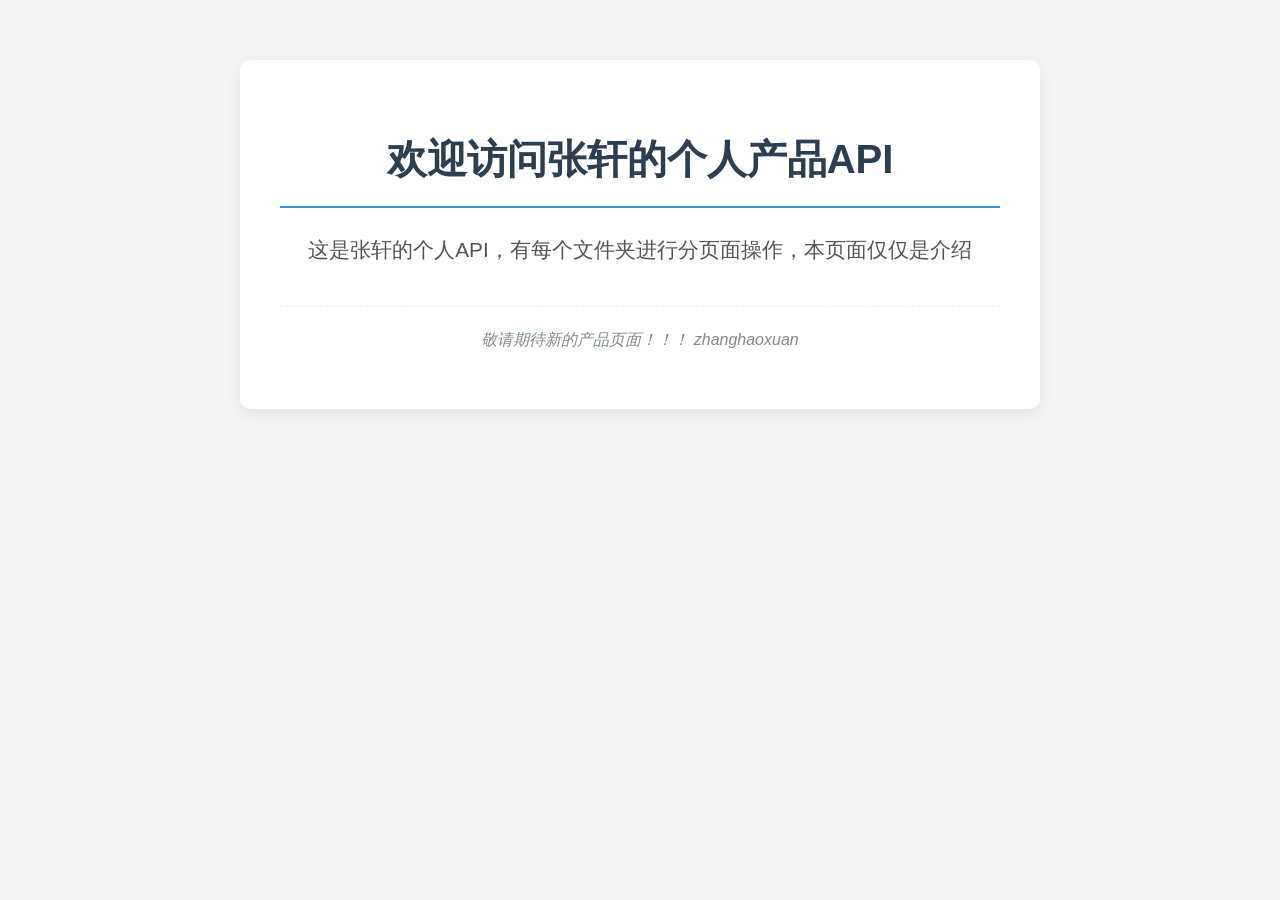
<file: index.html>
<html>
<head>
    <style>
        body {
            font-family: 'Segoe UI', Tahoma, Geneva, Verdana, sans-serif;
            line-height: 1.6;
            color: #333;
            max-width: 800px;
            margin: 0 auto;
            padding: 20px;
            background-color: #f5f5f5;
        }
        .content-container {
            background-color: white;
            border-radius: 10px;
            padding: 40px;
            box-shadow: 0 5px 15px rgba(0, 0, 0, 0.08);
            margin-top: 40px;
        }
        h1 {
            color: #2c3e50;
            text-align: center;
            border-bottom: 2px solid #3498db;
            padding-bottom: 15px;
            margin-bottom: 25px;
            font-size: 2.5em;
        }
        h2 {
            color: #555;
            text-align: center;
            font-weight: normal;
            font-size: 1.3em;
            margin-bottom: 30px;
        }
        p {
            text-align: center;
            color: #7f8c8d;
            font-style: italic;
            margin-top: 40px;
            padding-top: 20px;
            border-top: 1px dashed #eee;
        }
    </style>
</head>
<body>
    <div class="content-container">
        <h1>欢迎访问张轩的个人产品API</h1>
        <h2>这是张轩的个人API，有每个文件夹进行分页面操作，本页面仅仅是介绍</h2>
        <p>敬请期待新的产品页面！！！     zhanghaoxuan</p>
    </div>
</body>
</html>
</file>
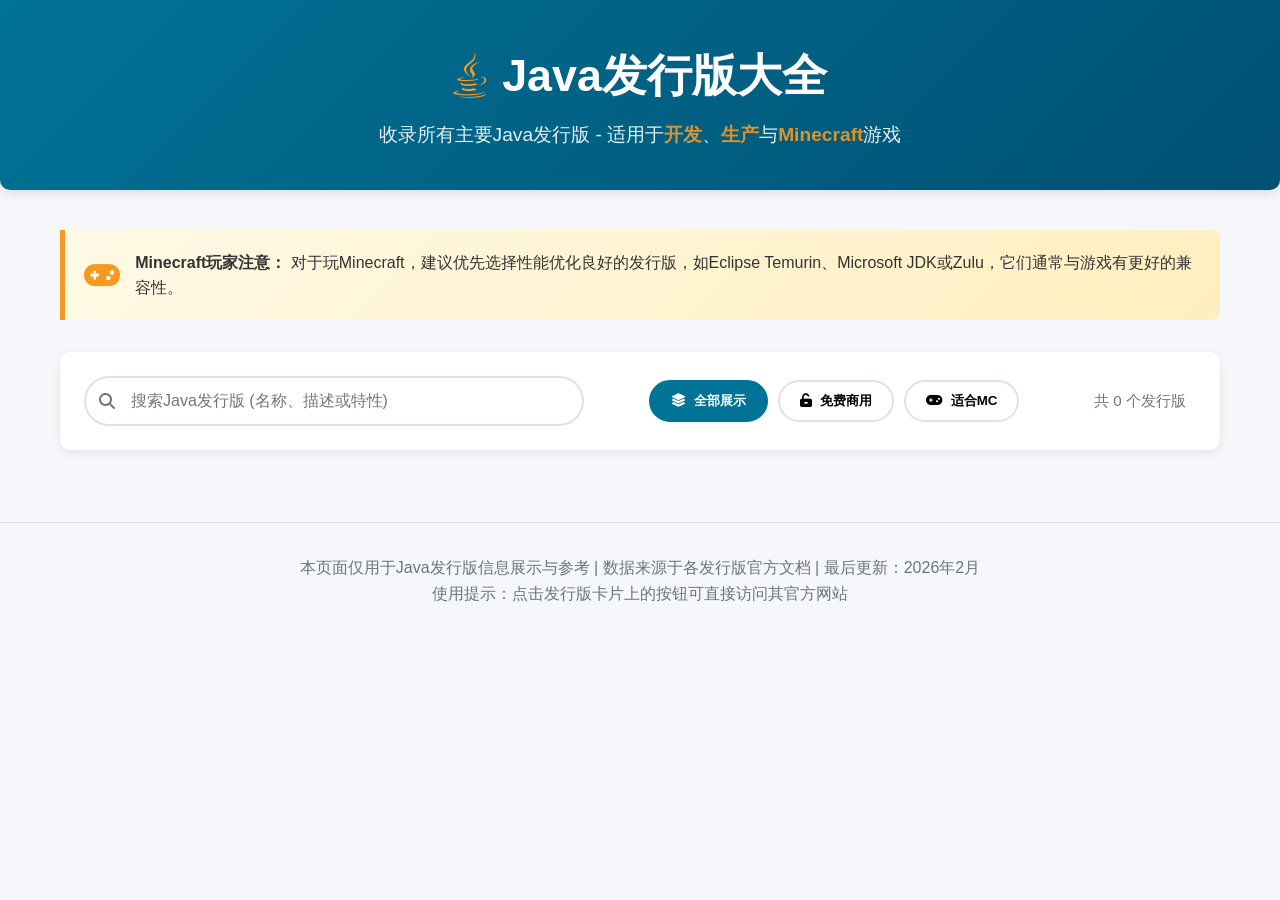
<file: java/index.html>
<!DOCTYPE html>
<html lang="zh-CN">
<head>
    <meta charset="UTF-8">
    <meta name="viewport" content="width=device-width, initial-scale=1.0">
    <title>Java发行版大全 | 开发 & Minecraft</title>
    <link rel="stylesheet" href="https://cdnjs.cloudflare.com/ajax/libs/font-awesome/6.4.0/css/all.min.css">
    <style>
        :root {
            --primary: #007396;
            --secondary: #f89820;
            --light: #f8f9fa;
            --dark: #343a40;
            --success: #28a745;
            --border: #dee2e6;
        }
        
        * {
            margin: 0;
            padding: 0;
            box-sizing: border-box;
            font-family: 'Segoe UI', 'Microsoft YaHei', sans-serif;
        }
        
        body {
            background-color: #f5f7fa;
            color: #333;
            line-height: 1.6;
            padding-bottom: 40px;
        }
        
        .container {
            max-width: 1200px;
            margin: 0 auto;
            padding: 0 20px;
        }
        
        header {
            background: linear-gradient(135deg, var(--primary), #005073);
            color: white;
            padding: 2.5rem 0;
            text-align: center;
            margin-bottom: 2.5rem;
            box-shadow: 0 4px 12px rgba(0, 0, 0, 0.1);
            border-radius: 0 0 10px 10px;
        }
        
        h1 {
            font-size: 2.8rem;
            margin-bottom: 0.5rem;
            display: flex;
            align-items: center;
            justify-content: center;
            gap: 15px;
        }
        
        h1 i {
            color: var(--secondary);
        }
        
        .subtitle {
            font-size: 1.2rem;
            opacity: 0.9;
            max-width: 800px;
            margin: 0 auto;
        }
        
        .highlight {
            color: var(--secondary);
            font-weight: 600;
        }
        
        .controls {
            display: flex;
            justify-content: space-between;
            align-items: center;
            flex-wrap: wrap;
            gap: 15px;
            margin-bottom: 2rem;
            background: white;
            padding: 1.5rem;
            border-radius: 10px;
            box-shadow: 0 3px 10px rgba(0, 0, 0, 0.08);
        }
        
        .search-box {
            flex-grow: 1;
            max-width: 500px;
            position: relative;
        }
        
        .search-box i {
            position: absolute;
            left: 15px;
            top: 50%;
            transform: translateY(-50%);
            color: #6c757d;
        }
        
        #searchInput {
            width: 100%;
            padding: 14px 20px 14px 45px;
            border: 2px solid var(--border);
            border-radius: 50px;
            font-size: 1rem;
            transition: all 0.3s;
        }
        
        #searchInput:focus {
            outline: none;
            border-color: var(--primary);
            box-shadow: 0 0 0 3px rgba(0, 115, 150, 0.2);
        }
        
        .filter-buttons {
            display: flex;
            gap: 10px;
            flex-wrap: wrap;
        }
        
        .filter-btn {
            padding: 10px 20px;
            background: white;
            border: 2px solid var(--border);
            border-radius: 50px;
            cursor: pointer;
            font-weight: 600;
            transition: all 0.3s;
            display: flex;
            align-items: center;
            gap: 8px;
        }
        
        .filter-btn:hover {
            border-color: var(--primary);
            color: var(--primary);
        }
        
        .filter-btn.active {
            background-color: var(--primary);
            color: white;
            border-color: var(--primary);
        }
        
        .stats {
            font-size: 0.95rem;
            color: #6c757d;
            padding: 0 10px;
        }
        
        .jdks-grid {
            display: grid;
            grid-template-columns: repeat(auto-fill, minmax(350px, 1fr));
            gap: 25px;
            margin-bottom: 2.5rem;
        }
        
        .jdk-card {
            background: white;
            border-radius: 12px;
            overflow: hidden;
            box-shadow: 0 5px 15px rgba(0, 0, 0, 0.08);
            transition: all 0.3s ease;
            display: flex;
            flex-direction: column;
            height: 100%;
        }
        
        .jdk-card:hover {
            transform: translateY(-8px);
            box-shadow: 0 15px 30px rgba(0, 0, 0, 0.15);
        }
        
        .jdk-header {
            padding: 1.5rem;
            background-color: #f8f9fa;
            border-bottom: 1px solid var(--border);
            display: flex;
            align-items: center;
            justify-content: space-between;
        }
        
        .jdk-title {
            font-size: 1.4rem;
            font-weight: 700;
            color: var(--dark);
        }
        
        .jdk-type {
            display: inline-block;
            padding: 4px 12px;
            background: var(--primary);
            color: white;
            border-radius: 50px;
            font-size: 0.8rem;
            font-weight: 600;
        }
        
        .jdk-body {
            padding: 1.5rem;
            flex-grow: 1;
        }
        
        .jdk-description {
            color: #555;
            margin-bottom: 1.5rem;
            line-height: 1.7;
        }
        
        .jdk-features {
            display: flex;
            flex-wrap: wrap;
            gap: 8px;
            margin-bottom: 1.5rem;
        }
        
        .feature-tag {
            padding: 5px 12px;
            background-color: #e9ecef;
            border-radius: 50px;
            font-size: 0.85rem;
            color: #495057;
        }
        
        .feature-tag.highlight {
            background-color: rgba(248, 152, 32, 0.15);
            color: #d17a08;
        }
        
        .jdk-footer {
            padding: 1rem 1.5rem;
            background-color: #f8f9fa;
            border-top: 1px solid var(--border);
            display: flex;
            justify-content: space-between;
            align-items: center;
        }
        
        .jdk-link {
            display: inline-flex;
            align-items: center;
            gap: 8px;
            padding: 10px 20px;
            background-color: var(--primary);
            color: white;
            text-decoration: none;
            border-radius: 6px;
            font-weight: 600;
            transition: all 0.3s;
        }
        
        .jdk-link:hover {
            background-color: #005073;
            transform: scale(1.05);
        }
        
        .license {
            font-size: 0.85rem;
            color: #6c757d;
        }
        
        .no-results {
            grid-column: 1 / -1;
            text-align: center;
            padding: 3rem;
            color: #6c757d;
            font-size: 1.2rem;
        }
        
        .no-results i {
            font-size: 3rem;
            margin-bottom: 1rem;
            color: #adb5bd;
        }
        
        footer {
            text-align: center;
            padding: 2rem;
            color: #6c757d;
            border-top: 1px solid var(--border);
            margin-top: 2rem;
        }
        
        .mc-notice {
            background: linear-gradient(135deg, #fff9e6, #ffefbf);
            border-left: 5px solid var(--secondary);
            padding: 1.2rem;
            margin-bottom: 2rem;
            border-radius: 0 8px 8px 0;
            display: flex;
            align-items: center;
            gap: 15px;
        }
        
        .mc-notice i {
            color: var(--secondary);
            font-size: 1.8rem;
        }
        
        .mc-notice p {
            margin: 0;
            font-weight: 500;
        }
        
        @media (max-width: 768px) {
            .jdks-grid {
                grid-template-columns: 1fr;
            }
            
            h1 {
                font-size: 2.2rem;
            }
            
            .controls {
                flex-direction: column;
                align-items: stretch;
            }
            
            .filter-buttons {
                justify-content: center;
            }
        }
    </style>
</head>
<body>
    <header>
        <div class="container">
            <h1><i class="fab fa-java"></i> Java发行版大全</h1>
            <p class="subtitle">收录所有主要Java发行版 - 适用于<span class="highlight">开发</span>、<span class="highlight">生产</span>与<span class="highlight">Minecraft</span>游戏</p>
        </div>
    </header>
    
    <main class="container">
        <div class="mc-notice">
            <i class="fas fa-gamepad"></i>
            <p><strong>Minecraft玩家注意：</strong> 对于玩Minecraft，建议优先选择性能优化良好的发行版，如Eclipse Temurin、Microsoft JDK或Zulu，它们通常与游戏有更好的兼容性。</p>
        </div>
        
        <div class="controls">
            <div class="search-box">
                <i class="fas fa-search"></i>
                <input type="text" id="searchInput" placeholder="搜索Java发行版 (名称、描述或特性)">
            </div>
            
            <div class="filter-buttons">
                <button class="filter-btn active" data-filter="all">
                    <i class="fas fa-layer-group"></i> 全部展示
                </button>
                <button class="filter-btn" data-filter="free">
                    <i class="fas fa-unlock-alt"></i> 免费商用
                </button>
                <button class="filter-btn" data-filter="mc">
                    <i class="fas fa-gamepad"></i> 适合MC
                </button>
            </div>
            
            <div class="stats">
                共 <span id="totalCount">0</span> 个发行版
            </div>
        </div>
        
        <div class="jdks-grid" id="jdksContainer">
            <!-- JDK卡片将通过JavaScript动态生成 -->
        </div>
    </main>
    
    <footer>
        <div class="container">
            <p>本页面仅用于Java发行版信息展示与参考 | 数据来源于各发行版官方文档 | 最后更新：2026年2月</p>
            <p>使用提示：点击发行版卡片上的按钮可直接访问其官方网站</p>
        </div>
    </footer>

    <script>
        // Java发行版数据
        const javaDistributions = [
            {
                id: 1,
                name: "Eclipse Temurin",
                type: "开源免费",
                description: "Eclipse基金会提供的OpenJDK发行版，由Adoptium项目维护。提供高质量的二进制文件，适用于所有主流平台。",
                features: ["免费商用", "长期支持(LTS)", "性能优秀", "适合MC"],
                url: "https://adoptium.net/",
                license: "GPLv2+CE",
                mcRecommended: true
            },
            {
                id: 2,
                name: "Oracle JDK（官方）",
                type: "商业/免费",
                description: "Oracle官方的JDK发行版。从JDK 17开始，生产环境使用需要商业许可，但开发与测试仍免费。",
                features: ["官方标准", "功能完整", "商业支持"],
                url: "https://www.oracle.com/java/technologies/downloads/",
                license: "OTN协议",
                mcRecommended: ture
            },
            {
                id: 3,
                name: "Amazon Corretto",
                type: "开源免费",
                description: "亚马逊提供的免费、多平台的OpenJDK发行版，提供长期支持，针对AWS环境优化。",
                features: ["免费商用", "长期支持", "AWS优化"],
                url: "https://aws.amazon.com/corretto/",
                license: "GPLv2+CE",
                mcRecommended: true
            },
            {
                id: 4,
                name: "Microsoft Build of OpenJDK",
                type: "开源免费",
                description: "微软维护的OpenJDK发行版，针对Azure和Windows环境进行了优化。",
                features: ["免费商用", "Windows优化", "Azure集成"],
                url: "https://www.microsoft.com/openjdk",
                license: "GPLv2+CE",
                mcRecommended: true
            },
            {
                id: 5,
                name: "Azul Zulu",
                type: "开源免费/商业",
                description: "Azul Systems提供的OpenJDK发行版，免费版功能完整，商业版提供额外支持与服务。",
                features: ["免费商用", "多平台支持", "性能监控"],
                url: "https://www.azul.com/downloads/?package=jdk",
                license: "GPLv2+CE",
                mcRecommended: true
            },
            {
                id: 6,
                name: "Liberica JDK",
                type: "开源免费",
                description: "BellSoft提供的OpenJDK发行版，针对所有主流平台，包括标准版和精简版。",
                features: ["免费商用", "全面平台支持", "Alpine Linux优化"],
                url: "https://bell-sw.com/pages/downloads/",
                license: "GPLv2+CE",
                mcRecommended: false
            },
            {
                id: 7,
                name: "SapMachine",
                type: "开源免费",
                description: "SAP维护的OpenJDK发行版，针对SAP应用优化，但也适合一般用途。",
                features: ["免费商用", "SAP环境优化", "长期支持"],
                url: "https://sap.github.io/SapMachine/",
                license: "GPLv2+CE",
                mcRecommended: false
            },
            {
                id: 8,
                name: "Red Hat OpenJDK",
                type: "开源免费",
                description: "红帽提供的OpenJDK发行版，针对RHEL和OpenShift环境优化，需要订阅获取支持。",
                features: ["企业级支持", "RHEL优化", "容器友好"],
                url: "https://developers.redhat.com/products/openjdk/download",
                license: "GPLv2+CE",
                mcRecommended: false
            },
            {
                id: 9,
                name: "IBM Semeru Runtimes",
                type: "开源免费",
                description: "IBM基于OpenJDK提供的免费运行时，包含OpenJ9虚拟机，针对云和容器环境优化。",
                features: ["免费商用", "低内存占用", "快速启动"],
                url: "https://www.ibm.com/semeru-runtimes",
                license: "GPLv2+CE",
                mcRecommended: false
            },
            {
                id: 10,
                name: "阿里巴巴 Dragonwell",
                type: "开源免费",
                description: "阿里巴巴开源的OpenJDK发行版，针对在线电商、金融和云计算场景深度优化。",
                features: ["免费商用", "阿里云优化", "中国特色功能"],
                url: "https://dragonwell-jdk.io/",
                license: "GPLv2+CE",
                mcRecommended: false
            },
            {
                id: 11,
                name: "腾讯 Kona JDK",
                type: "开源免费",
                description: "腾讯基于OpenJDK开发的发行版，针对大数据、机器学习等场景优化。",
                features: ["免费商用", "大数据优化", "云原生"],
                url: "https://github.com/Tencent/TencentKona-8",
                license: "GPLv2+CE",
                mcRecommended: false
            },
            {
                id: 12,
                name: "华为毕昇JDK",
                type: "开源免费",
                description: "华为基于OpenJDK定制的发行版，针对ARM架构和华为云环境深度优化。",
                features: ["免费商用", "ARM架构优化", "华为云集成"],
                url: "https://www.hikunpeng.com/developer/devkit/compiler/jdk",
                license: "GPLv2+CE",
                mcRecommended: false
            },
            {
                id: 13,
                name: "GraalVM Community",
                type: "开源免费",
                description: "Oracle开发的高性能运行时，支持多语言执行和原生镜像编译。",
                features: ["多语言", "原生编译", "高性能"],
                url: "https://www.graalvm.org/",
                license: "GPLv2+CE",
                mcRecommended: false
            },
            {
                id: 14,
                name: "OpenJDK (官方)",
                type: "开源免费",
                description: "OpenJDK官方源代码，需要自行编译。是所有发行版的基础。",
                features: ["源码形式", "可定制性高", "上游项目"],
                url: "https://openjdk.java.net/",
                license: "GPLv2",
                mcRecommended: false
            },
            {
                id: 15,
                name: "ojdkbuild",
                type: "开源免费",
                description: "社区维护的OpenJDK Windows构建版本，提供Windows环境的替代选择。",
                features: ["Windows优化", "社区维护", "免费商用"],
                url: "https://github.com/ojdkbuild/ojdkbuild",
                license: "GPLv2+CE",
                mcRecommended: false
            }
        ];

        // DOM元素
        const jdksContainer = document.getElementById('jdksContainer');
        const searchInput = document.getElementById('searchInput');
        const filterButtons = document.querySelectorAll('.filter-btn');
        const totalCountElement = document.getElementById('totalCount');
        
        // 当前过滤状态
        let currentFilter = 'all';
        let currentSearch = '';
        
        // 初始化显示所有发行版
        function initPage() {
            renderJDKs(javaDistributions);
            totalCountElement.textContent = javaDistributions.length;
            
            // 设置筛选按钮事件
            filterButtons.forEach(button => {
                button.addEventListener('click', () => {
                    // 更新按钮状态
                    filterButtons.forEach(btn => btn.classList.remove('active'));
                    button.classList.add('active');
                    
                    // 更新过滤器
                    currentFilter = button.getAttribute('data-filter');
                    filterAndRender();
                });
            });
            
            // 设置搜索事件
            searchInput.addEventListener('input', (e) => {
                currentSearch = e.target.value.toLowerCase();
                filterAndRender();
            });
        }
        
        // 过滤和渲染JDK卡片
        function filterAndRender() {
            let filtered = javaDistributions;
            
            // 应用搜索过滤
            if (currentSearch) {
                filtered = filtered.filter(jdk => 
                    jdk.name.toLowerCase().includes(currentSearch) ||
                    jdk.description.toLowerCase().includes(currentSearch) ||
                    jdk.features.some(feature => feature.toLowerCase().includes(currentSearch))
                );
            }
            
            // 应用分类过滤
            if (currentFilter === 'free') {
                filtered = filtered.filter(jdk => 
                    jdk.features.includes("免费商用")
                );
            } else if (currentFilter === 'mc') {
                filtered = filtered.filter(jdk => 
                    jdk.mcRecommended === true
                );
            }
            
            // 渲染结果
            renderJDKs(filtered);
            totalCountElement.textContent = filtered.length;
        }
        
        // 渲染JDK卡片
        function renderJDKs(jdks) {
            if (jdks.length === 0) {
                jdksContainer.innerHTML = `
                    <div class="no-results">
                        <i class="fas fa-search"></i>
                        <h3>未找到匹配的Java发行版</h3>
                        <p>尝试使用不同的搜索词或筛选条件</p>
                    </div>
                `;
                return;
            }
            
            jdksContainer.innerHTML = jdks.map(jdk => `
                <div class="jdk-card" data-id="${jdk.id}">
                    <div class="jdk-header">
                        <h3 class="jdk-title">${jdk.name}</h3>
                        <span class="jdk-type">${jdk.type}</span>
                    </div>
                    <div class="jdk-body">
                        <p class="jdk-description">${jdk.description}</p>
                        <div class="jdk-features">
                            ${jdk.features.map(feature => `
                                <span class="feature-tag ${feature.includes('MC') || feature.includes('免费') ? 'highlight' : ''}">${feature}</span>
                            `).join('')}
                        </div>
                    </div>
                    <div class="jdk-footer">
                        <a href="${jdk.url}" target="_blank" class="jdk-link">
                            <i class="fas fa-external-link-alt"></i> 访问官网
                        </a>
                        <span class="license">${jdk.license}</span>
                    </div>
                </div>
            `).join('');
        }
        
        // 页面加载完成后初始化
        document.addEventListener('DOMContentLoaded', initPage);
    </script>
</body>

</html>
</file>
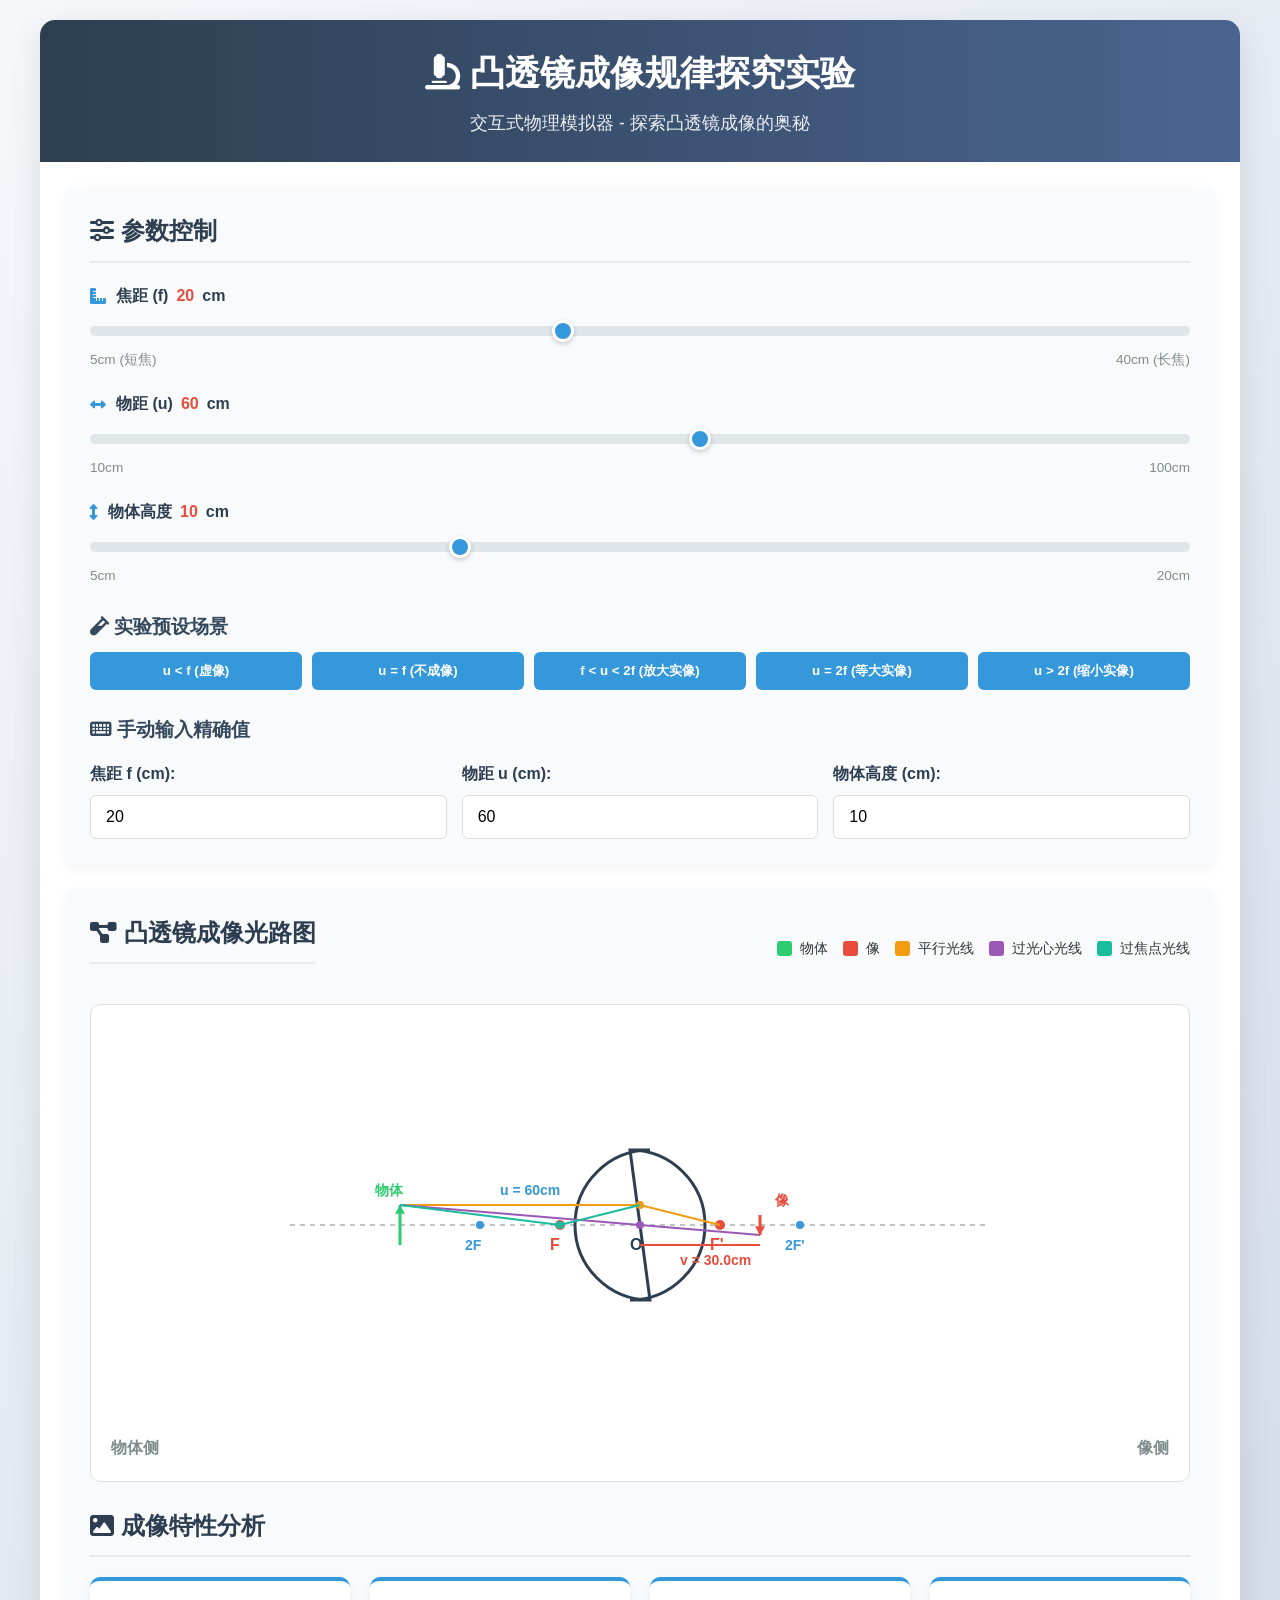
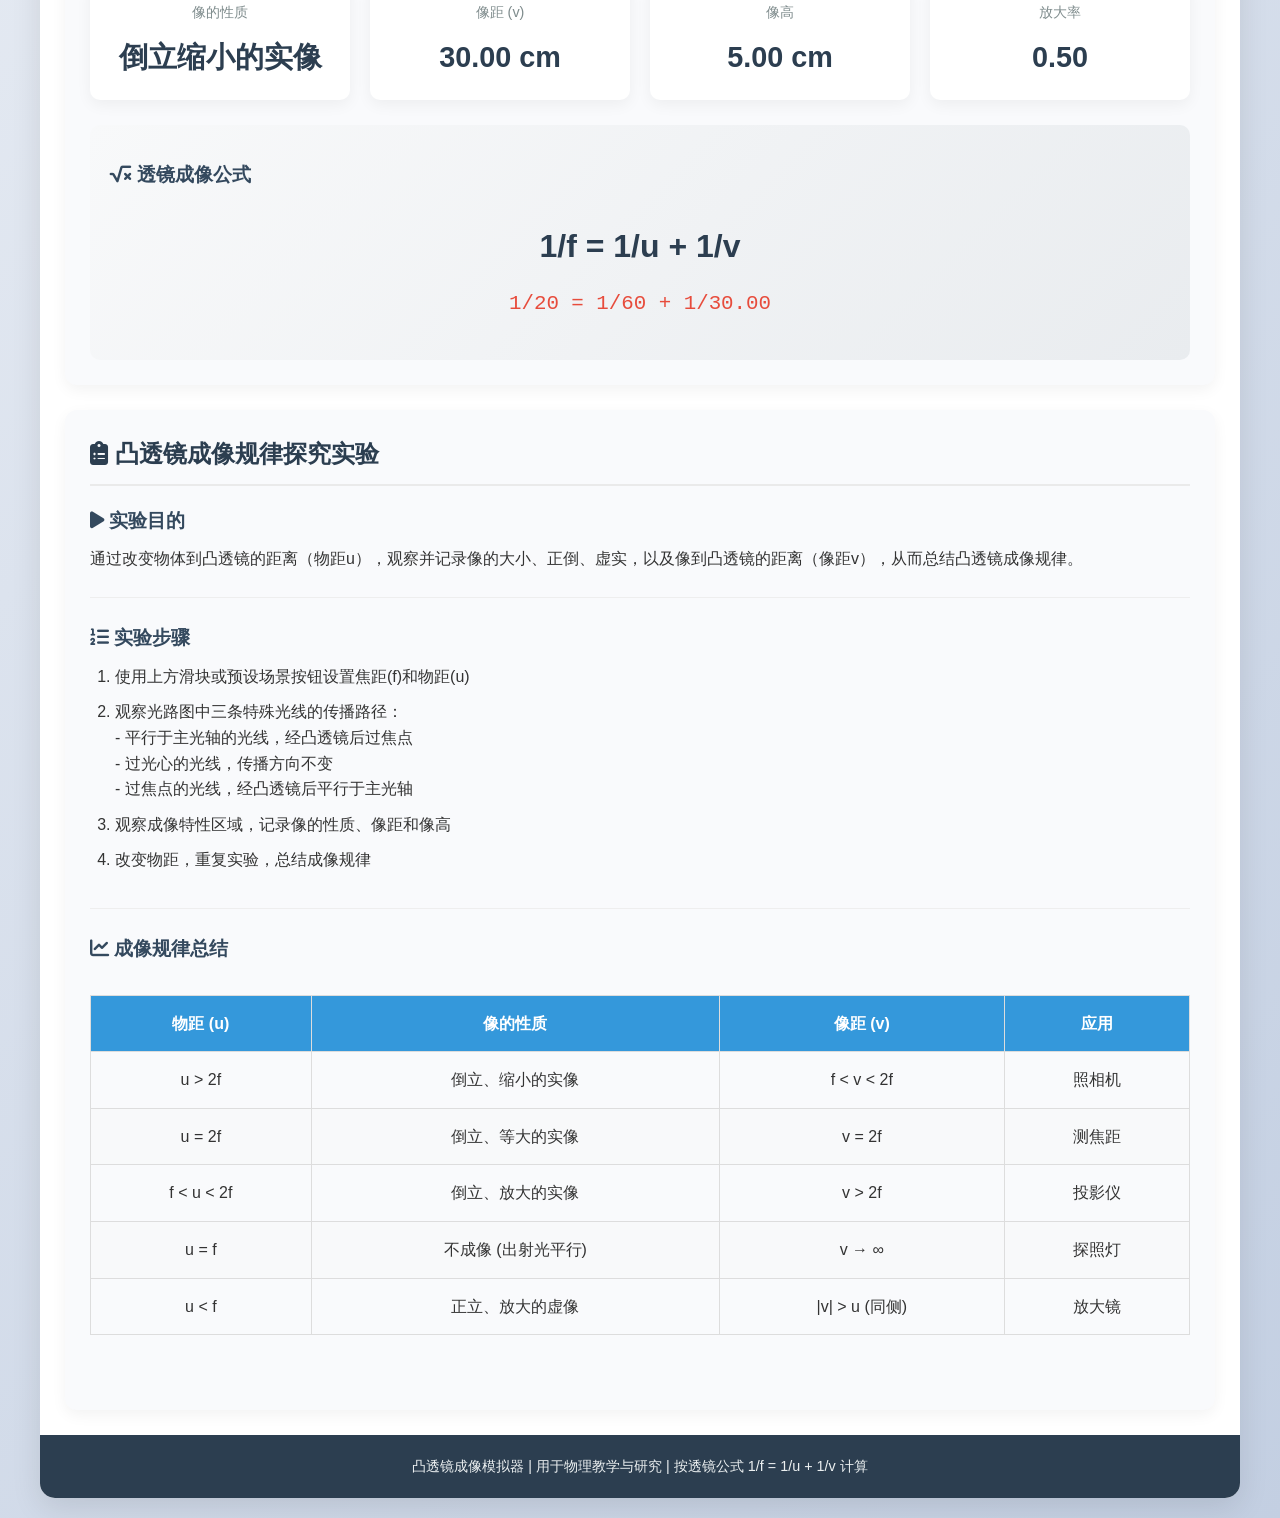
<file: toujing/index.html>
<!DOCTYPE html>
<html lang="zh-CN">
<head>
    <meta charset="UTF-8">
    <meta name="viewport" content="width=device-width, initial-scale=1.0">
    <title>凸透镜成像规律探究实验</title>
    <link rel="stylesheet" href="style.css">
    <link rel="stylesheet" href="https://cdnjs.cloudflare.com/ajax/libs/font-awesome/6.4.0/css/all.min.css">
</head>
<body>
    <div class="container">
        <header>
            <h1><i class="fas fa-microscope"></i> 凸透镜成像规律探究实验</h1>
            <p class="subtitle">交互式物理模拟器 - 探索凸透镜成像的奥秘</p>
        </header>

        <div class="main-content">
            <div class="control-panel">
                <h2><i class="fas fa-sliders-h"></i> 参数控制</h2>
                
                <div class="parameter-control">
                    <div class="parameter">
                        <label for="focal-length">
                            <i class="fas fa-ruler-combined"></i> 焦距 (f)
                            <span class="value-display" id="f-value">20</span> cm
                        </label>
                        <input type="range" id="focal-length" min="5" max="40" value="20" step="1">
                        <div class="range-labels">
                            <span>5cm (短焦)</span>
                            <span>40cm (长焦)</span>
                        </div>
                    </div>
                    
                    <div class="parameter">
                        <label for="object-distance">
                            <i class="fas fa-arrows-alt-h"></i> 物距 (u)
                            <span class="value-display" id="u-value">60</span> cm
                        </label>
                        <input type="range" id="object-distance" min="10" max="100" value="60" step="1">
                        <div class="range-labels">
                            <span>10cm</span>
                            <span>100cm</span>
                        </div>
                    </div>
                    
                    <div class="parameter">
                        <label for="object-height">
                            <i class="fas fa-arrows-alt-v"></i> 物体高度
                            <span class="value-display" id="h-value">10</span> cm
                        </label>
                        <input type="range" id="object-height" min="5" max="20" value="10" step="1">
                        <div class="range-labels">
                            <span>5cm</span>
                            <span>20cm</span>
                        </div>
                    </div>
                </div>
                
                <div class="preset-buttons">
                    <h3><i class="fas fa-vial"></i> 实验预设场景</h3>
                    <div class="button-group">
                        <button class="preset-btn" data-f="20" data-u="15">u < f (虚像)</button>
                        <button class="preset-btn" data-f="20" data-u="20">u = f (不成像)</button>
                        <button class="preset-btn" data-f="20" data-u="30">f < u < 2f (放大实像)</button>
                        <button class="preset-btn" data-f="20" data-u="40">u = 2f (等大实像)</button>
                        <button class="preset-btn" data-f="20" data-u="60">u > 2f (缩小实像)</button>
                    </div>
                </div>
                
                <div class="manual-input">
                    <h3><i class="fas fa-keyboard"></i> 手动输入精确值</h3>
                    <div class="input-group">
                        <div class="input-field">
                            <label for="f-input">焦距 f (cm):</label>
                            <input type="number" id="f-input" min="5" max="40" value="20">
                        </div>
                        <div class="input-field">
                            <label for="u-input">物距 u (cm):</label>
                            <input type="number" id="u-input" min="10" max="100" value="60">
                        </div>
                        <div class="input-field">
                            <label for="h-input">物体高度 (cm):</label>
                            <input type="number" id="h-input" min="5" max="20" value="10">
                        </div>
                    </div>
                </div>
            </div>
            
            <div class="simulation-area">
                <div class="simulation-header">
                    <h2><i class="fas fa-project-diagram"></i> 凸透镜成像光路图</h2>
                    <div class="legend">
                        <div class="legend-item"><span class="legend-color object"></span> 物体</div>
                        <div class="legend-item"><span class="legend-color image"></span> 像</div>
                        <div class="legend-item"><span class="legend-color ray1"></span> 平行光线</div>
                        <div class="legend-item"><span class="legend-color ray2"></span> 过光心光线</div>
                        <div class="legend-item"><span class="legend-color ray3"></span> 过焦点光线</div>
                    </div>
                </div>
                
                <div class="canvas-container">
                    <canvas id="lens-canvas" width="800" height="400"></canvas>
                    <div class="canvas-labels">
                        <div class="label-left">物体侧</div>
                        <div class="label-right">像侧</div>
                    </div>
                </div>
                
                <div class="image-properties">
                    <h2><i class="fas fa-image"></i> 成像特性分析</h2>
                    <div class="properties-grid">
                        <div class="property-card">
                            <div class="property-title">像的性质</div>
                            <div class="property-value" id="image-type">倒立缩小的实像</div>
                        </div>
                        <div class="property-card">
                            <div class="property-title">像距 (v)</div>
                            <div class="property-value" id="v-value">30.00 cm</div>
                        </div>
                        <div class="property-card">
                            <div class="property-title">像高</div>
                            <div class="property-value" id="image-height">5.00 cm</div>
                        </div>
                        <div class="property-card">
                            <div class="property-title">放大率</div>
                            <div class="property-value" id="magnification">0.50</div>
                        </div>
                    </div>
                    
                    <div class="lens-formula">
                        <h3><i class="fas fa-square-root-alt"></i> 透镜成像公式</h3>
                        <div class="formula-display">
                            <div class="formula">1/f = 1/u + 1/v</div>
                            <div class="current-calculation" id="formula-calculation">1/20 = 1/60 + 1/30</div>
                        </div>
                    </div>
                </div>
            </div>
            
            <div class="experiment-guide">
                <h2><i class="fas fa-clipboard-list"></i> 凸透镜成像规律探究实验</h2>
                <div class="experiment-content">
                    <div class="experiment-step">
                        <h3><i class="fas fa-play"></i> 实验目的</h3>
                        <p>通过改变物体到凸透镜的距离（物距u），观察并记录像的大小、正倒、虚实，以及像到凸透镜的距离（像距v），从而总结凸透镜成像规律。</p>
                    </div>
                    
                    <div class="experiment-step">
                        <h3><i class="fas fa-list-ol"></i> 实验步骤</h3>
                        <ol>
                            <li>使用上方滑块或预设场景按钮设置焦距(f)和物距(u)</li>
                            <li>观察光路图中三条特殊光线的传播路径：<br>
                                - 平行于主光轴的光线，经凸透镜后过焦点<br>
                                - 过光心的光线，传播方向不变<br>
                                - 过焦点的光线，经凸透镜后平行于主光轴</li>
                            <li>观察成像特性区域，记录像的性质、像距和像高</li>
                            <li>改变物距，重复实验，总结成像规律</li>
                        </ol>
                    </div>
                    
                    <div class="experiment-step">
                        <h3><i class="fas fa-chart-line"></i> 成像规律总结</h3>
                        <div class="law-table">
                            <table>
                                <thead>
                                    <tr>
                                        <th>物距 (u)</th>
                                        <th>像的性质</th>
                                        <th>像距 (v)</th>
                                        <th>应用</th>
                                    </tr>
                                </thead>
                                <tbody>
                                    <tr>
                                        <td>u > 2f</td>
                                        <td>倒立、缩小的实像</td>
                                        <td>f < v < 2f</td>
                                        <td>照相机</td>
                                    </tr>
                                    <tr>
                                        <td>u = 2f</td>
                                        <td>倒立、等大的实像</td>
                                        <td>v = 2f</td>
                                        <td>测焦距</td>
                                    </tr>
                                    <tr>
                                        <td>f < u < 2f</td>
                                        <td>倒立、放大的实像</td>
                                        <td>v > 2f</td>
                                        <td>投影仪</td>
                                    </tr>
                                    <tr>
                                        <td>u = f</td>
                                        <td>不成像 (出射光平行)</td>
                                        <td>v → ∞</td>
                                        <td>探照灯</td>
                                    </tr>
                                    <tr>
                                        <td>u < f</td>
                                        <td>正立、放大的虚像</td>
                                        <td>|v| > u (同侧)</td>
                                        <td>放大镜</td>
                                    </tr>
                                </tbody>
                            </table>
                        </div>
                    </div>
                </div>
            </div>
        </div>
        
        <footer>
            <p>凸透镜成像模拟器 | 用于物理教学与研究 | 按透镜公式 1/f = 1/u + 1/v 计算</p>
        </footer>
    </div>
    
    <script src="script.js"></script>
</body>
</html>
</file>
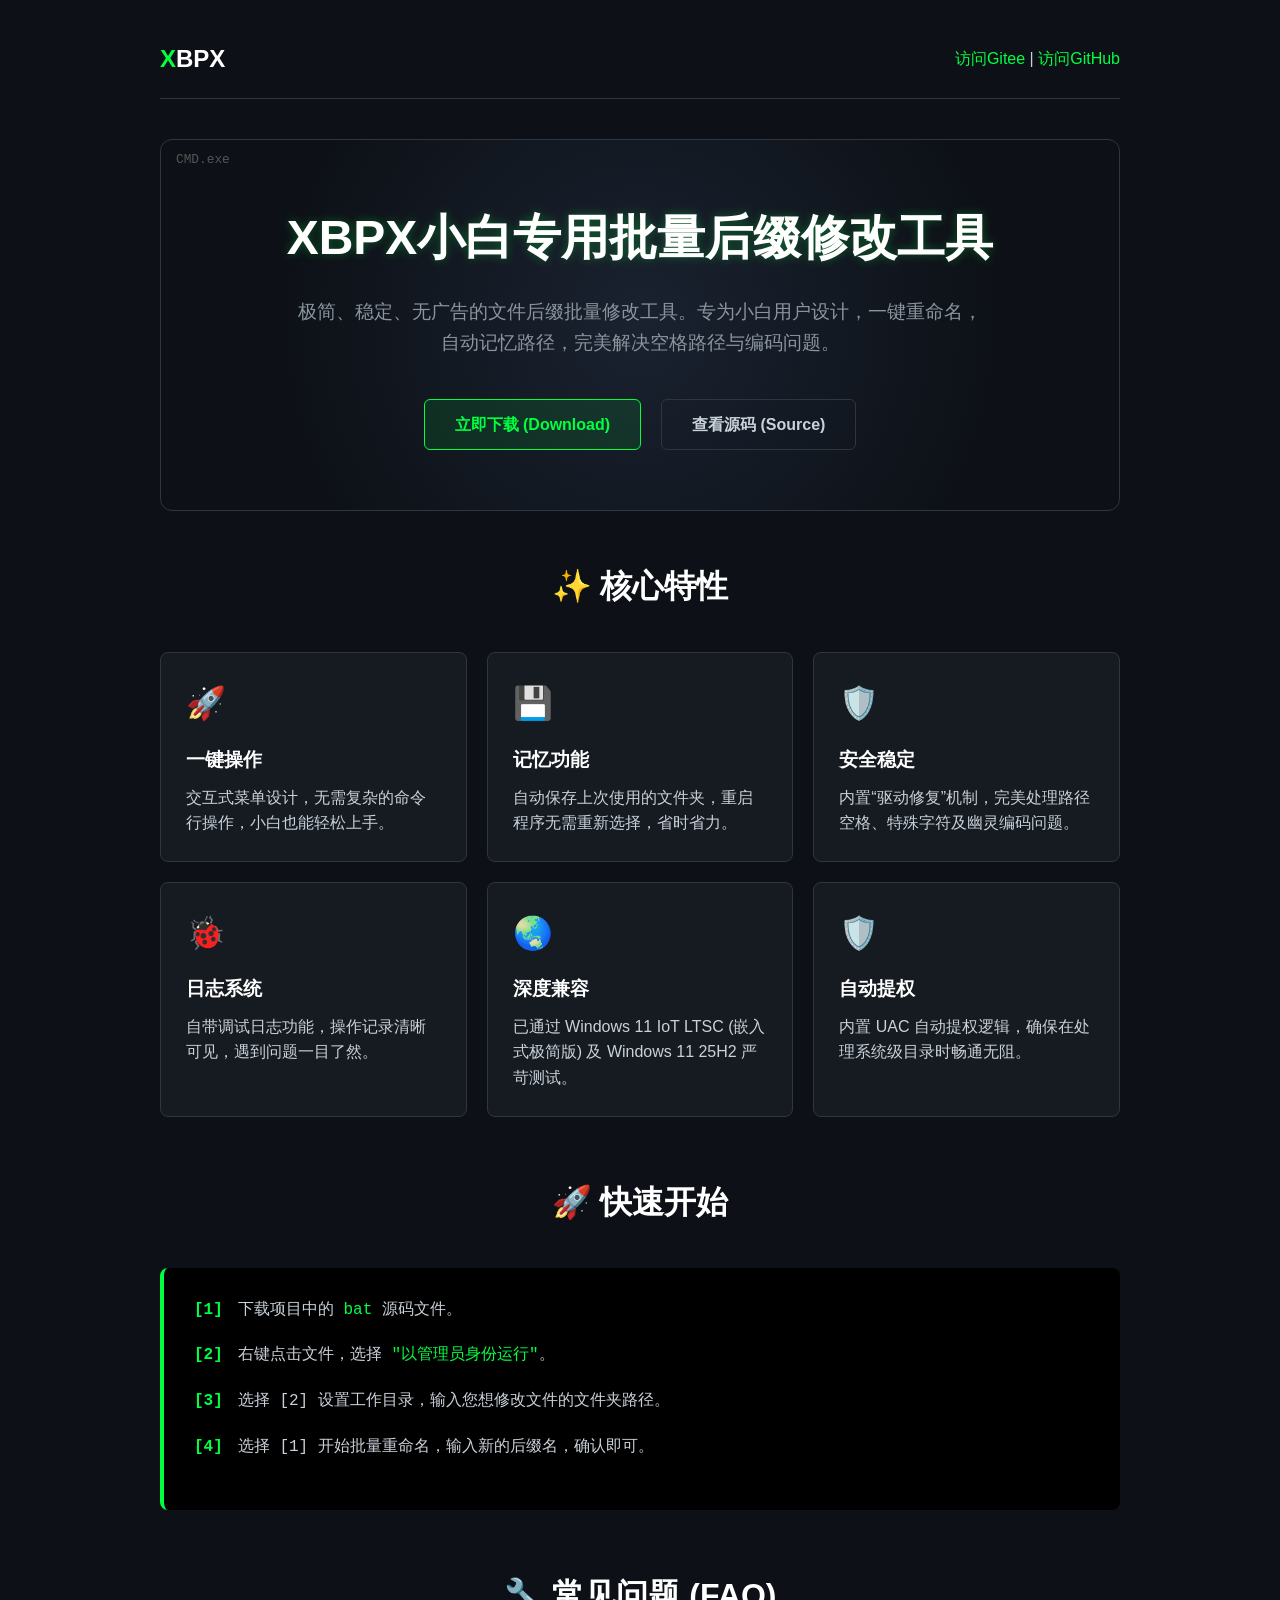
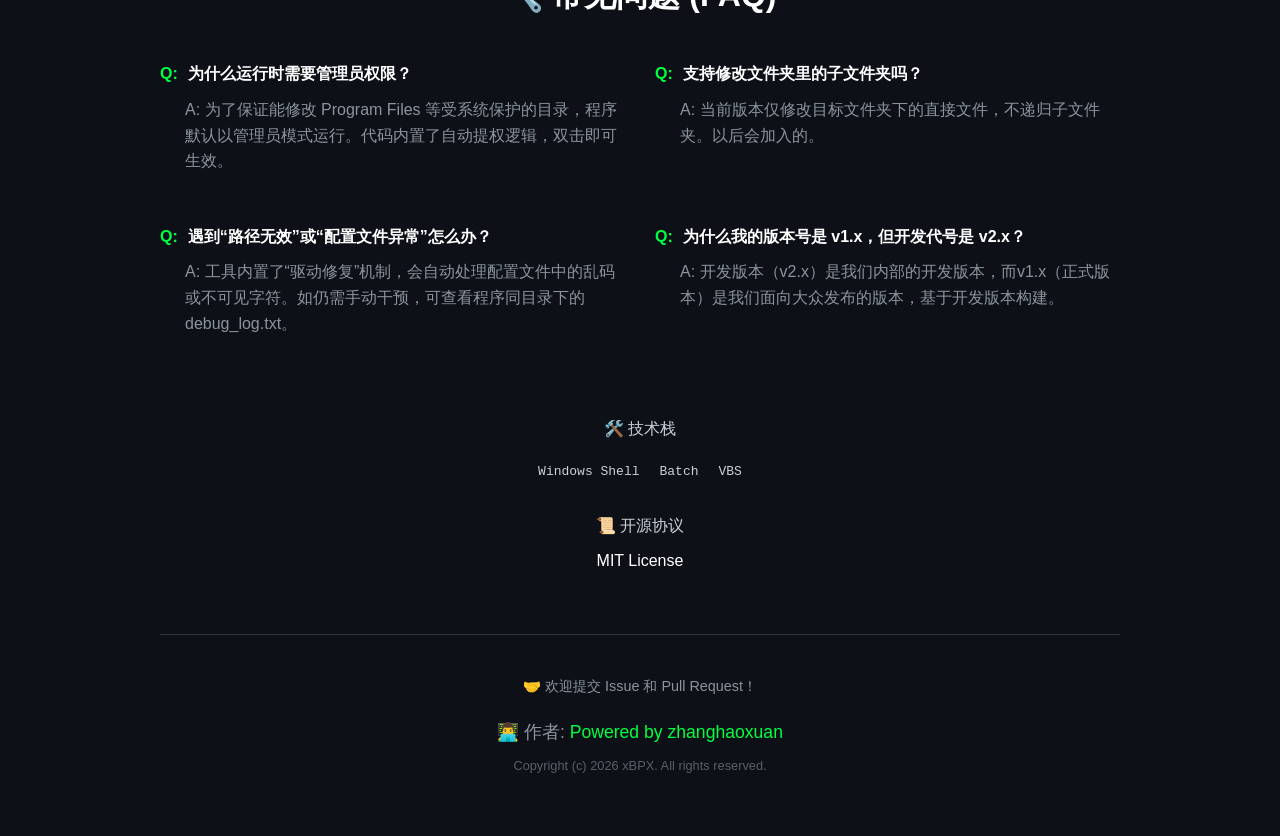
<file: xbpx/index.html>
<!DOCTYPE html>
<html lang="zh-CN">
<head>
    <meta charset="UTF-8">
    <meta name="viewport" content="width=device-width, initial-scale=1.0">
    <title>小白专用批量后缀修改工具 - xBPX</title>
    <style>
        :root {
            --bg-color: #0d1117;
            --card-bg: #161b22;
            --text-main: #c9d1d9;
            --accent-green: #00ff41; /* 经典终端绿 */
            --accent-hover: #00cc33;
            --border-color: #30363d;
            --code-bg: #000000;
        }

        * {
            margin: 0;
            padding: 0;
            box-sizing: border-box;
        }

        body {
            font-family: 'Segoe UI', 'Microsoft YaHei', sans-serif;
            background-color: var(--bg-color);
            color: var(--text-main);
            line-height: 1.6;
        }

        a { text-decoration: none; color: var(--accent-green); transition: 0.3s; }
        a:hover { color: #fff; }

        /* 布局容器 */
        .container {
            max-width: 1000px;
            margin: 0 auto;
            padding: 20px;
        }

        /* 头部导航 */
        header {
            display: flex;
            justify-content: space-between;
            align-items: center;
            padding: 20px 0;
            border-bottom: 1px solid var(--border-color);
            margin-bottom: 40px;
        }

        .logo {
            font-size: 1.5rem;
            font-weight: bold;
            color: #fff;
            display: flex;
            align-items: center;
            gap: 10px;
        }

        .logo span { color: var(--accent-green); }

        /* Hero 区域 */
        .hero {
            text-align: center;
            padding: 60px 20px;
            background: radial-gradient(circle at center, #1a2230 0%, var(--bg-color) 70%);
            border: 1px solid var(--border-color);
            border-radius: 12px;
            margin-bottom: 50px;
            position: relative;
            overflow: hidden;
        }

        .hero::before {
            content: "CMD.exe";
            position: absolute;
            top: 10px;
            left: 15px;
            font-family: monospace;
            font-size: 0.8rem;
            color: #555;
        }

        .hero h1 {
            font-size: 3rem;
            margin-bottom: 20px;
            color: #fff;
            text-shadow: 0 0 10px rgba(0, 255, 65, 0.3);
        }

        .hero p {
            font-size: 1.2rem;
            color: #8b949e;
            margin-bottom: 40px;
            max-width: 700px;
            margin-left: auto;
            margin-right: auto;
        }

        .btn-group {
            display: flex;
            justify-content: center;
            gap: 20px;
            flex-wrap: wrap;
        }

        .btn {
            padding: 12px 30px;
            border-radius: 6px;
            font-weight: bold;
            cursor: pointer;
            transition: all 0.3s ease;
            display: inline-block;
            border: 1px solid var(--accent-green);
        }

        .btn-primary {
            background-color: rgba(0, 255, 65, 0.1);
            color: var(--accent-green);
        }

        .btn-primary:hover {
            background-color: var(--accent-green);
            color: #000;
            box-shadow: 0 0 15px var(--accent-green);
        }

        .btn-outline {
            background-color: transparent;
            color: var(--text-main);
            border-color: var(--border-color);
        }

        .btn-outline:hover {
            border-color: #fff;
            color: #fff;
        }

        /* 特性区域 */
        .section-title {
            text-align: center;
            font-size: 2rem;
            margin-bottom: 40px;
            color: #fff;
        }

        .features-grid {
            display: grid;
            grid-template-columns: repeat(auto-fit, minmax(280px, 1fr));
            gap: 20px;
            margin-bottom: 60px;
        }

        .feature-card {
            background: var(--card-bg);
            border: 1px solid var(--border-color);
            padding: 25px;
            border-radius: 8px;
            transition: transform 0.3s;
        }

        .feature-card:hover {
            transform: translateY(-5px);
            border-color: var(--accent-green);
        }

        .feature-icon {
            font-size: 2rem;
            margin-bottom: 15px;
            color: var(--accent-green);
        }

        .feature-card h3 {
            margin-bottom: 10px;
            color: #fff;
        }

        /* 快速开始 */
        .steps-container {
            background: var(--code-bg);
            padding: 30px;
            border-radius: 8px;
            font-family: 'Consolas', 'Courier New', monospace;
            margin-bottom: 60px;
            border-left: 4px solid var(--accent-green);
        }

        .step-item {
            margin-bottom: 20px;
            display: flex;
            align-items: flex-start;
        }

        .step-num {
            color: var(--accent-green);
            margin-right: 15px;
            font-weight: bold;
        }

        /* 常见问题 */
        .faq-grid {
            display: grid;
            grid-template-columns: 1fr 1fr;
            gap: 30px;
            margin-bottom: 60px;
        }

        @media (max-width: 768px) {
            .faq-grid { grid-template-columns: 1fr; }
            .hero h1 { font-size: 2rem; }
        }

        .faq-item {
            margin-bottom: 20px;
        }

        .faq-question {
            color: #fff;
            font-weight: bold;
            margin-bottom: 10px;
            display: flex;
            align-items: center;
        }

        .faq-question::before {
            content: "Q:";
            color: var(--accent-green);
            margin-right: 10px;
        }

        .faq-answer {
            color: #8b949e;
            padding-left: 25px;
        }

        /* 页脚 */
        footer {
            border-top: 1px solid var(--border-color);
            padding: 40px 0;
            margin-top: 60px;
            text-align: center;
            color: #8b949e;
            font-size: 0.9rem;
        }

        .tech-stack {
            display: flex;
            justify-content: center;
            gap: 20px;
            margin-top: 20px;
            font-family: monospace;
        }

        .highlight { color: var(--accent-green); }
    </style>
</head>
<body>

<div class="container">
    <header>
        <div class="logo">
            <span><span style="font-size: 1.5rem;">X</span><span style="color: rgb(255, 255, 255); font-size: 1.5rem;">BPX</span><br></span></div>
        <nav>
            <a href="https://gitee.com" target="_blank">访问Gitee</a> |
            <a href="https://github.com/" target="_blank">访问GitHub</a>
        </nav>
    </header>

    <main>
        <!-- Hero Section -->
        <section class="hero">
            <h1>XBPX小白专用批量后缀修改工具</h1>
            <p>极简、稳定、无广告的文件后缀批量修改工具。专为小白用户设计，一键重命名，自动记忆路径，完美解决空格路径与编码问题。</p>
            
            <div class="btn-group">
                <a href="download.html" class="btn btn-primary">立即下载 (Download)</a>
                <a href="ky.html" class="btn btn-outline">查看源码 (Source)</a>
            </div>
        </section>

        <!-- Features Section -->
        <section>
            <h2 class="section-title">✨ 核心特性</h2>
            <div class="features-grid">
                <div class="feature-card">
                    <div class="feature-icon">🚀</div>
                    <h3>一键操作</h3>
                    <p>交互式菜单设计，无需复杂的命令行操作，小白也能轻松上手。</p>
                </div>
                <div class="feature-card">
                    <div class="feature-icon">💾</div>
                    <h3>记忆功能</h3>
                    <p>自动保存上次使用的文件夹，重启程序无需重新选择，省时省力。</p>
                </div>
                <div class="feature-card">
                    <div class="feature-icon">🛡️</div>
                    <h3>安全稳定</h3>
                    <p>内置“驱动修复”机制，完美处理路径空格、特殊字符及幽灵编码问题。</p>
                </div>
                <div class="feature-card">
                    <div class="feature-icon">🐞</div>
                    <h3>日志系统</h3>
                    <p>自带调试日志功能，操作记录清晰可见，遇到问题一目了然。</p>
                </div>
                <div class="feature-card">
                    <div class="feature-icon">🌏</div>
                    <h3>深度兼容</h3>
                    <p>已通过 Windows 11 IoT LTSC (嵌入式极简版) 及 Windows 11 25H2 严苛测试。</p>
                </div>
                <div class="feature-card">
                    <div class="feature-icon">🛡️</div>
                    <h3>自动提权</h3>
                    <p>内置 UAC 自动提权逻辑，确保在处理系统级目录时畅通无阻。</p>
                </div>
            </div>
        </section>

        <!-- Quick Start Section -->
        <section>
            <h2 class="section-title">🚀 快速开始</h2>
            <div class="steps-container">
                <div class="step-item">
                    <span class="step-num">[1]</span>
                    <div>下载项目中的 <span class="highlight">bat</span> 源码文件。</div>
                </div>
                <div class="step-item">
                    <span class="step-num">[2]</span>
                    <div>右键点击文件，选择 <span class="highlight">"以管理员身份运行"</span>。</div>
                </div>
                <div class="step-item">
                    <span class="step-num">[3]</span>
                    <div>选择 [2] 设置工作目录，输入您想修改文件的文件夹路径。</div>
                </div>
                <div class="step-item">
                    <span class="step-num">[4]</span>
                    <div>选择 [1] 开始批量重命名，输入新的后缀名，确认即可。</div>
                </div>
            </div>
        </section>

        <!-- FAQ Section -->
        <section>
            <h2 class="section-title">🔧 常见问题 (FAQ)</h2>
            <div class="faq-grid">
                <div class="faq-item">
                    <div class="faq-question">为什么运行时需要管理员权限？</div>
                    <div class="faq-answer">
                        A: 为了保证能修改 Program Files 等受系统保护的目录，程序默认以管理员模式运行。代码内置了自动提权逻辑，双击即可生效。
                    </div>
                </div>
                <div class="faq-item">
                    <div class="faq-question">支持修改文件夹里的子文件夹吗？</div>
                    <div class="faq-answer">
                        A: 当前版本仅修改目标文件夹下的直接文件，不递归子文件夹。以后会加入的。</div>
                </div>
                <div class="faq-item">
                    <div class="faq-question">遇到“路径无效”或“配置文件异常”怎么办？</div>
                    <div class="faq-answer">
                        A: 工具内置了“驱动修复”机制，会自动处理配置文件中的乱码或不可见字符。如仍需手动干预，可查看程序同目录下的 debug_log.txt。
                    </div>
                </div>
                <div class="faq-item">
                    <div class="faq-question">为什么我的版本号是 v1.x，但开发代号是 v2.x？</div>
                    <div class="faq-answer">
                        A: 开发版本（v2.x）是我们内部的开发版本，而v1.x（正式版本）是我们面向大众发布的版本，基于开发版本构建。</div>
                </div>
            </div>
        </section>

        <!-- Tech & License -->
        <section style="text-align: center; margin-bottom: 40px;">
            <p style="margin-bottom: 10px;">🛠️ 技术栈</p>
            <div class="tech-stack">
                <span>Windows Shell</span>
                <span>Batch</span>
                <span>VBS</span>
            </div>
            
            <p style="margin-top: 30px; margin-bottom: 10px;">📜 开源协议</p>
            <p style="color: #fff;">MIT License</p>
        </section>
    </main>

    <footer>
        <p>🤝 欢迎提交 Issue 和 Pull Request！</p>
        <p style="margin-top: 20px; font-size: 1.1rem;">
            👨‍💻 作者: <span class="highlight">Powered by zhanghaoxuan</span>
        </p>
        <p style="margin-top: 10px; font-size: 0.8rem; opacity: 0.6;">
            Copyright (c) 2026 xBPX. All rights reserved.
        </p>
    </footer>

    <script>
        // 简单的平滑滚动效果（如果做了导航栏）
        document.querySelectorAll('a[href^="#"]').forEach(anchor => {
            anchor.addEventListener('click', function (e) {
                e.preventDefault();
                document.querySelector(this.getAttribute('href')).scrollIntoView({
                    behavior: 'smooth'
                });
            });
        });

        // 简单的控制台彩蛋
        console.log("%c xBPX v1.0 Loaded ", "background: #000; color: #00ff41; font-size: 20px; padding: 10px;");
    </script>

</div></body></html>
</file>
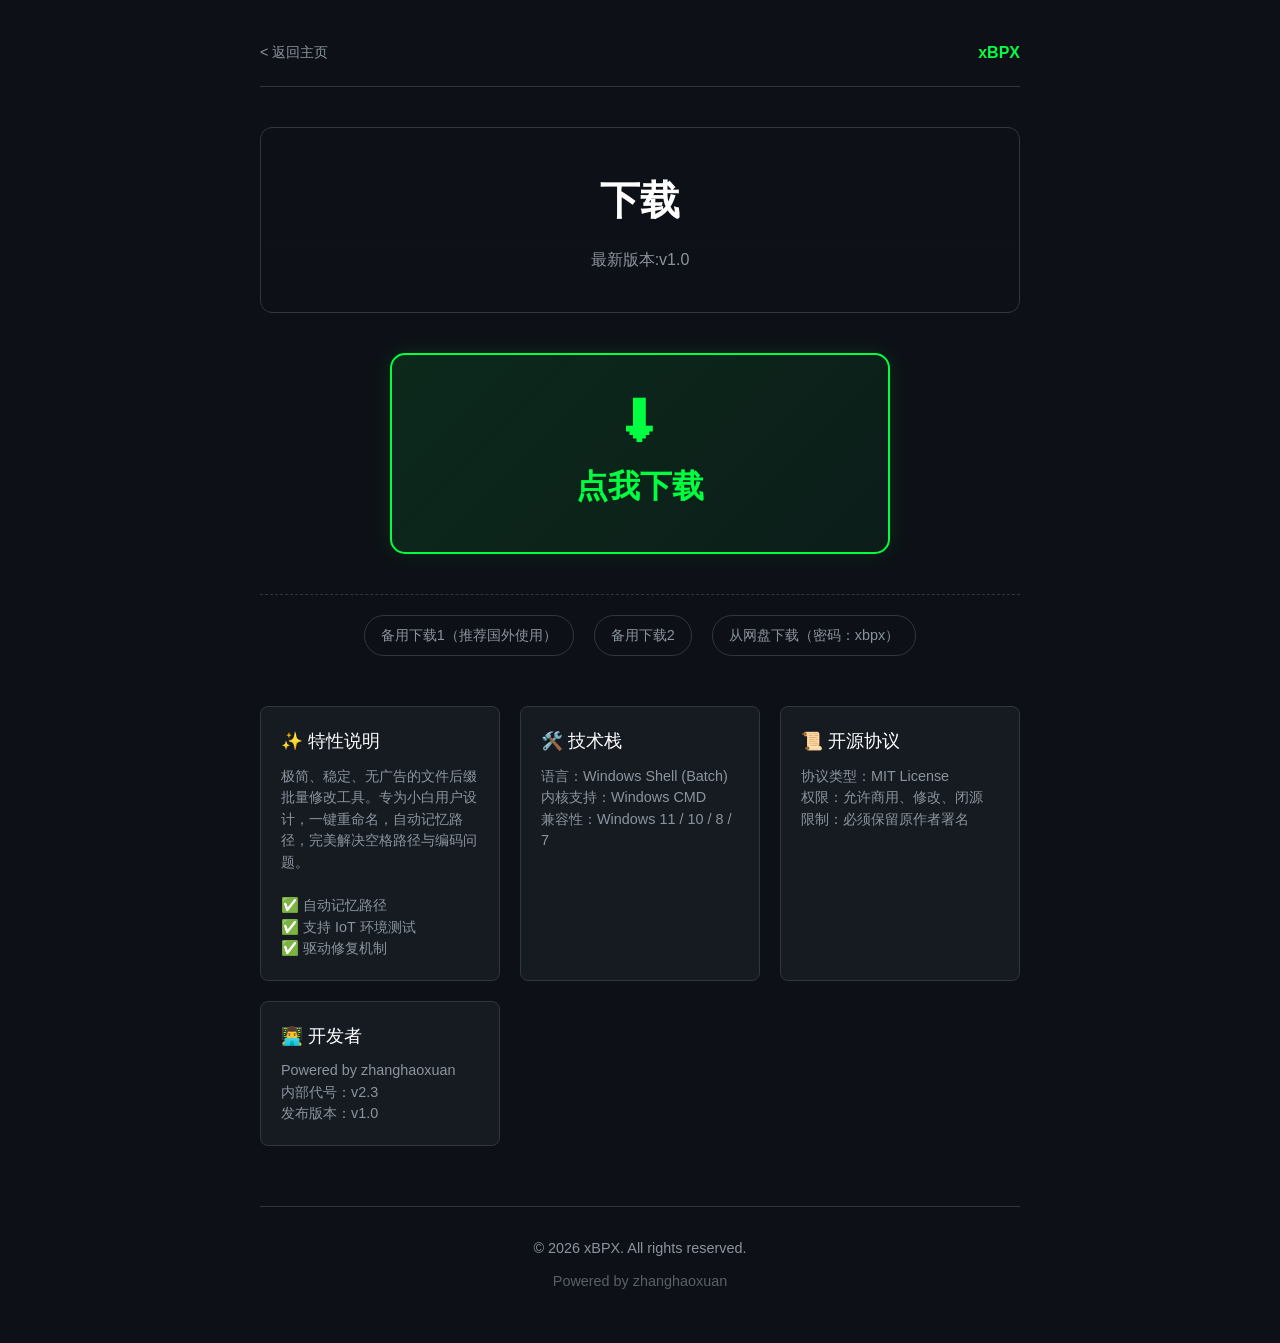
<file: xbpx/download.html>
<!DOCTYPE html>
<html lang="zh-CN">
<head>
    <meta charset="UTF-8">
    <meta name="viewport" content="width=device-width, initial-scale=1.0">
    <title>下载 - 小白专用批量后缀修改工具</title>
    <style>
        :root {
            --bg-color: #0d1117;
            --card-bg: #161b22;
            --text-main: #c9d1d9;
            --accent-green: #00ff41;
            --accent-hover: #00cc33;
            --border-color: #30363d;
            --code-bg: #000000;
        }

        * {
            margin: 0;
            padding: 0;
            box-sizing: border-box;
        }

        body {
            font-family: 'Segoe UI', 'Microsoft YaHei', sans-serif;
            background-color: var(--bg-color);
            color: var(--text-main);
            line-height: 1.6;
        }

        a { text-decoration: none; color: var(--accent-green); transition: 0.3s; }
        a:hover { color: #fff; }

        .container {
            max-width: 800px;
            margin: 0 auto;
            padding: 20px;
        }

        header {
            display: flex;
            justify-content: space-between;
            align-items: center;
            padding: 20px 0;
            border-bottom: 1px solid var(--border-color);
            margin-bottom: 40px;
        }

        .back-link {
            font-size: 0.9rem;
            color: #8b949e;
        }
        .back-link:hover { color: var(--accent-green); }

        .hero {
            text-align: center;
            padding: 40px 20px;
            border: 1px solid var(--border-color);
            border-radius: 12px;
            margin-bottom: 40px;
            background: linear-gradient(180deg, rgba(22,27,34,0) 0%, rgba(13,17,23,1) 100%);
        }

        .hero h1 {
            font-size: 2.5rem;
            margin-bottom: 15px;
            color: #fff;
        }

        .hero p {
            color: #8b949e;
            max-width: 600px;
            margin: 0 auto;
        }

        /* 下载区域核心样式 */
        .download-section {
            text-align: center;
            margin-bottom: 50px;
        }

        .main-download-container {
            margin-bottom: 40px;
        }

        .main-download-btn {
            display: block;
            width: 100%;
            max-width: 500px;
            margin: 0 auto;
            padding: 40px 20px;
            background: linear-gradient(135deg, rgba(0, 255, 65, 0.1) 0%, rgba(0, 255, 65, 0.05) 100%);
            border: 2px solid var(--accent-green);
            border-radius: 15px;
            color: var(--accent-green);
            font-size: 2rem;
            font-weight: bold;
            text-align: center;
            cursor: pointer;
            transition: all 0.3s ease;
            box-shadow: 0 0 20px rgba(0, 255, 65, 0.1);
        }

        .main-download-btn:hover {
            background: var(--accent-green);
            color: #000;
            transform: translateY(-5px);
            box-shadow: 0 0 30px var(--accent-green);
        }

        .main-download-icon {
            display: block;
            font-size: 3.5rem;
            margin-bottom: 10px;
            line-height: 1;
        }

        /* 备用链接样式 */
        .sub-links-container {
            display: flex;
            justify-content: center;
            gap: 20px;
            flex-wrap: wrap;
            margin-top: 30px;
            padding-top: 20px;
            border-top: 1px dashed var(--border-color);
        }

        .sub-link {
            display: inline-block;
            padding: 8px 16px;
            border: 1px solid var(--border-color);
            border-radius: 20px;
            color: #8b949e;
            font-size: 0.9rem;
            transition: all 0.3s;
        }

        .sub-link:hover {
            border-color: var(--accent-green);
            color: var(--accent-green);
            background: rgba(255, 255, 255, 0.05);
        }

        .info-grid {
            display: grid;
            grid-template-columns: repeat(auto-fit, minmax(200px, 1fr));
            gap: 20px;
            margin-bottom: 50px;
        }

        .info-card {
            background: var(--card-bg);
            border: 1px solid var(--border-color);
            padding: 20px;
            border-radius: 8px;
        }

        .info-title {
            color: #fff;
            margin-bottom: 10px;
            font-size: 1.1rem;
            display: flex;
            align-items: center;
            gap: 10px;
        }

        .info-content {
            color: #8b949e;
            font-size: 0.9rem;
            line-height: 1.5;
        }

        footer {
            border-top: 1px solid var(--border-color);
            padding: 30px 0;
            margin-top: 60px;
            text-align: center;
            color: #8b949e;
            font-size: 0.9rem;
        }

        @media (max-width: 768px) {
            .main-download-btn { font-size: 1.5rem; padding: 30px 10px; }
            .main-download-icon { font-size: 2.5rem; }
            .sub-links-container { flex-direction: column; gap: 10px; }
        }
    </style>
</head>
<body>

<div class="container">
    <header>
        <a href="index.html" class="back-link">&lt; 返回主页</a>
        <div style="color: var(--accent-green); font-weight: bold;">xBPX</div>
    </header>

    <main>
        <!-- Hero Section -->
        <section class="hero">
            <h1>下载</h1>
            <p>最新版本:v1.0</p>
        </section>

        <!-- Download Section (Modified) -->
        <section class="download-section">
            <div class="main-download-container">
                <!-- 巨大的主下载按钮 -->
                <!-- 请将 href 替换为您的 Gitee Release 链接 -->
                <a href="https://gitee.com/mckekelekuangtiesong_0/xbpx/releases/download/1.0/XBPX%E5%B0%8F%E7%99%BD%E4%B8%93%E7%94%A8%E6%89%B9%E9%87%8F%E6%96%87%E4%BB%B6%E5%90%8E%E7%BC%80%E8%BD%AC%E6%8D%A2%E5%B7%A5%E5%85%B7v1.0.bat" target="_blank" class="main-download-btn">
                    <span class="main-download-icon">⬇</span>
                    点我下载
                </a>
            </div>

            <!-- 三个小的备用链接 -->
            <div class="sub-links-container">
                <!-- 按钮 2: GitHub -->
                <!-- 如果还没有 GitHub 仓库，可以暂时留 # -->
                <a href="https://github.com/zhanghaoxuan02/xbpx/releases/download/1.0/XBPX.v1.0.bat" target="_blank" class="sub-link">备用下载1（推荐国外使用）</a>

                <!-- 按钮 3: GitCode -->
                <a href="https://pan.mcbebbs.cn/f/4nWHq/XBPX%E5%B0%8F%E7%99%BD%E4%B8%93%E7%94%A8%E6%89%B9%E9%87%8F%E6%96%87%E4%BB%B6%E5%90%8E%E7%BC%80%E8%BD%AC%E6%8D%A2%E5%B7%A5%E5%85%B7v1.0.bat" target="_blank" class="sub-link">备用下载2</a>

                <!-- 备用链接：自定义 -->
                <!-- 请在这里自定义您的备用链接 -->
                <!-- 例如：百度网盘、蓝奏云等 -->
                <a href="https://zhangxuan.lanzouq.com/iXNIW3hymqha" class="sub-link">从网盘下载（密码：xbpx）</a>
            </div>
        </section>

        <!-- Info Section -->
        <section>
            <div class="info-grid">
                <div class="info-card">
                    <div class="info-title">✨ 特性说明</div>
                    <div class="info-content">
                        极简、稳定、无广告的文件后缀批量修改工具。专为小白用户设计，一键重命名，自动记忆路径，完美解决空格路径与编码问题。
                        <br><br>
                        ✅ 自动记忆路径<br>
                        ✅ 支持 IoT 环境测试<br>
                        ✅ 驱动修复机制
                    </div>
                </div>

                <div class="info-card">
                    <div class="info-title">🛠️ 技术栈</div>
                    <div class="info-content">
                        语言：Windows Shell (Batch)<br>
                        内核支持：Windows CMD<br>
                        兼容性：Windows 11 / 10 / 8 / 7
                    </div>
                </div>

                <div class="info-card">
                    <div class="info-title">📜 开源协议</div>
                    <div class="info-content">
                        协议类型：MIT License<br>
                        权限：允许商用、修改、闭源<br>
                        限制：必须保留原作者署名
                    </div>
                </div>

                <div class="info-card">
                    <div class="info-title">👨‍💻 开发者</div>
                    <div class="info-content">
                        Powered by zhanghaoxuan<br>
                        内部代号：v2.3<br>
                        发布版本：v1.0
                    </div>
                </div>
            </div>
        </section>
    </main>

    <footer>
        <p>&copy; 2026 xBPX. All rights reserved.</p>
        <p style="margin-top: 10px; opacity: 0.6;">Powered by zhanghaoxuan</p>
    </footer>
</div>

</body>
</html>
</file>
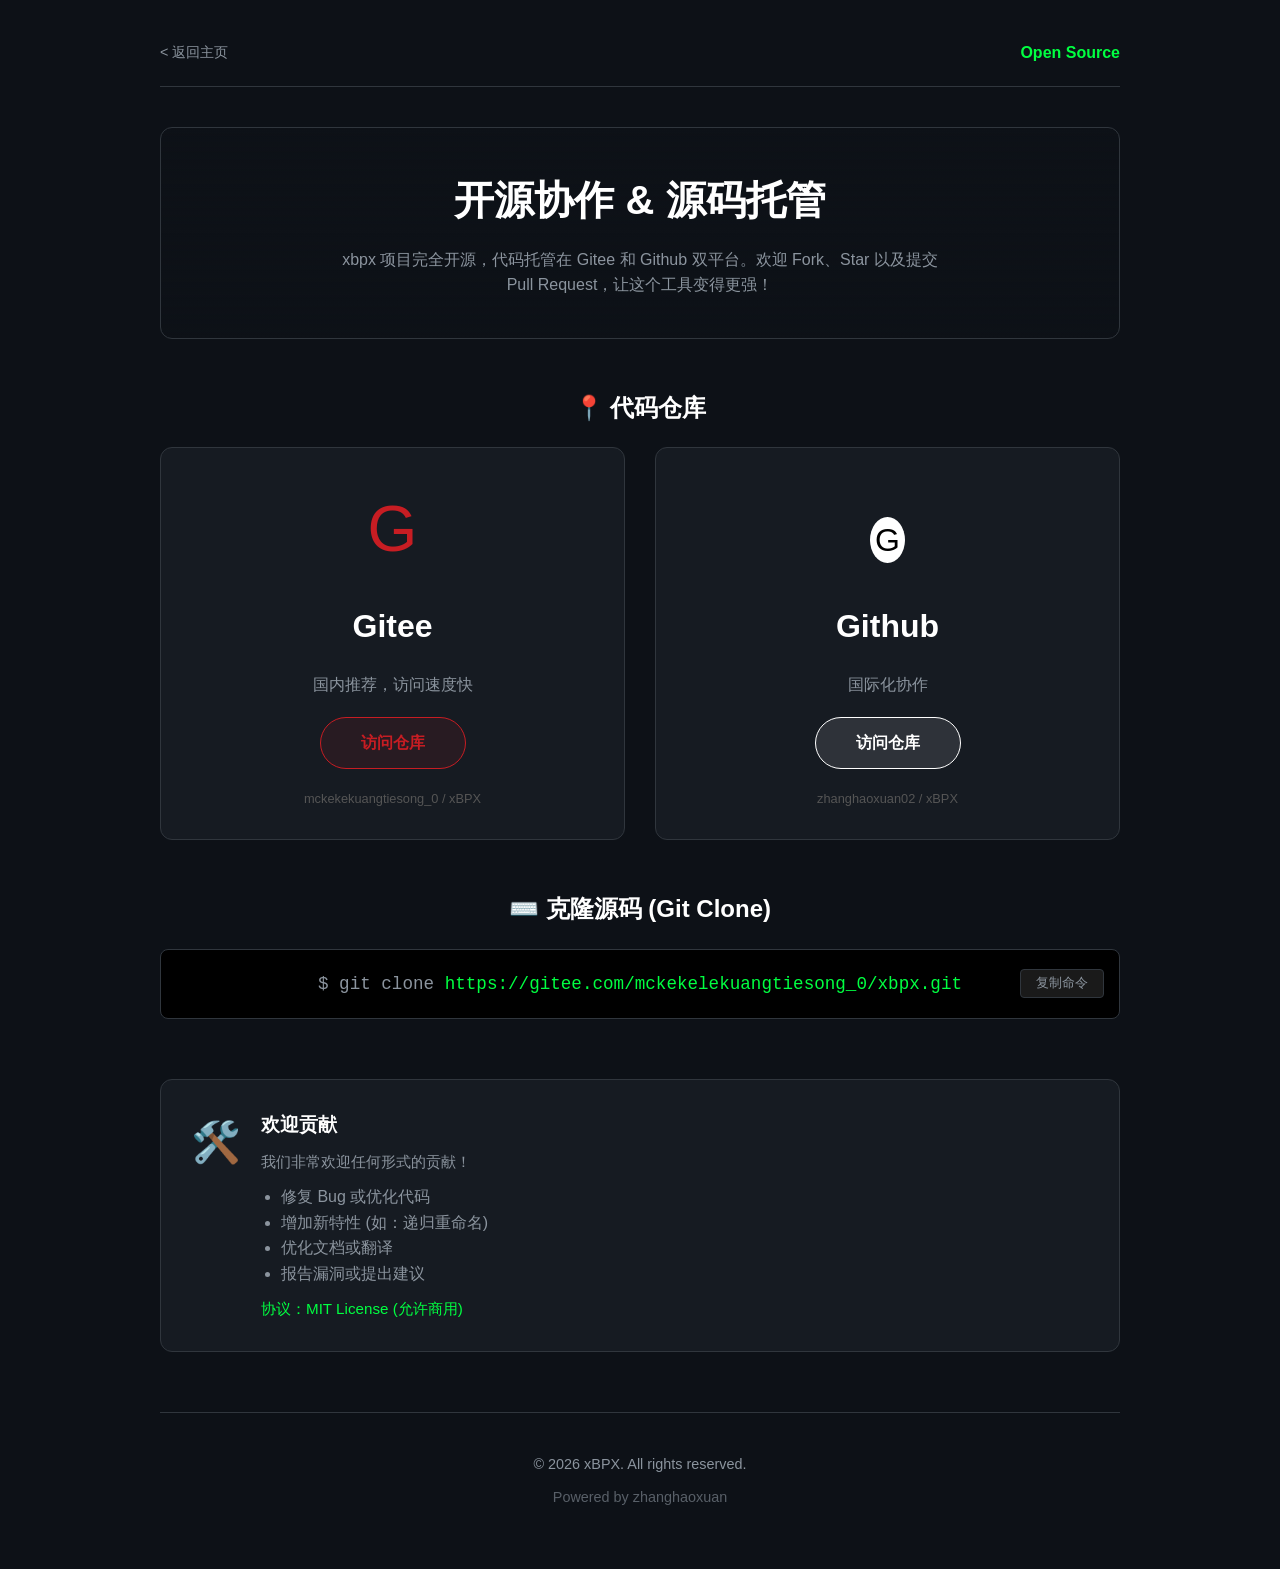
<file: xbpx/ky.html>
<!DOCTYPE html>
<html lang="zh-CN">
<head>
    <meta charset="UTF-8">
    <meta name="viewport" content="width=device-width, initial-scale=1.0">
    <title>开源 - 小白专用批量后缀修改工具</title>
    <style>
        :root {
            --bg-color: #0d1117;
            --card-bg: #161b22;
            --text-main: #c9d1d9;
            --accent-green: #00ff41;
            --accent-hover: #00cc33;
            --border-color: #30363d;
            --code-bg: #000000;
            --gitee-red: #C71D23;
            --github-black: #24292F;
        }

        * {
            margin: 0;
            padding: 0;
            box-sizing: border-box;
        }

        body {
            font-family: 'Segoe UI', 'Microsoft YaHei', sans-serif;
            background-color: var(--bg-color);
            color: var(--text-main);
            line-height: 1.6;
        }

        a { text-decoration: none; color: var(--accent-green); transition: 0.3s; }
        a:hover { color: #fff; }

        .container {
            max-width: 1000px;
            margin: 0 auto;
            padding: 20px;
        }

        /* 头部导航 */
        header {
            display: flex;
            justify-content: space-between;
            align-items: center;
            padding: 20px 0;
            border-bottom: 1px solid var(--border-color);
            margin-bottom: 40px;
        }

        .back-link {
            font-size: 0.9rem;
            color: #8b949e;
        }
        .back-link:hover { color: var(--accent-green); }

        /* Hero 区域 */
        .hero {
            text-align: center;
            padding: 40px 20px;
            border: 1px solid var(--border-color);
            border-radius: 12px;
            margin-bottom: 50px;
            background: linear-gradient(180deg, rgba(22,27,34,0) 0%, rgba(13,17,23,1) 100%);
        }

        .hero h1 {
            font-size: 2.5rem;
            margin-bottom: 15px;
            color: #fff;
        }

        .hero p {
            color: #8b949e;
            max-width: 600px;
            margin: 0 auto;
        }

        /* 平台卡片区域 (左右布局) */
        .platform-grid {
            display: grid;
            grid-template-columns: 1fr 1fr;
            gap: 30px;
            margin-bottom: 50px;
        }

        .platform-card {
            background: var(--card-bg);
            border: 1px solid var(--border-color);
            padding: 30px;
            border-radius: 12px;
            text-align: center;
            transition: transform 0.3s;
            display: flex;
            flex-direction: column;
            justify-content: center;
            align-items: center;
        }

        .platform-card:hover {
            transform: translateY(-5px);
            border-color: var(--accent-green);
        }

        .platform-icon {
            font-size: 4rem;
            margin-bottom: 20px;
        }

        .gitee-color { color: var(--gitee-red); }
        .github-color { color: #fff; }

        .platform-name {
            font-size: 2rem;
            color: #fff;
            margin-bottom: 20px;
            font-weight: bold;
        }

        .btn {
            display: inline-block;
            padding: 12px 40px;
            border-radius: 30px;
            font-weight: bold;
            cursor: pointer;
            transition: all 0.3s ease;
            margin-bottom: 20px;
        }

        .btn-gitee {
            background-color: rgba(199, 29, 35, 0.1);
            color: var(--gitee-red);
            border: 1px solid var(--gitee-red);
        }
        .btn-gitee:hover {
            background-color: var(--gitee-red);
            color: #fff;
            box-shadow: 0 0 15px rgba(199, 29, 35, 0.4);
        }

        .btn-github {
            background-color: rgba(255, 255, 255, 0.1);
            color: #fff;
            border: 1px solid #fff;
        }
        .btn-github:hover {
            background-color: #fff;
            color: #000;
            box-shadow: 0 0 15px rgba(255, 255, 255, 0.4);
        }

        /* 克隆命令区域 */
        .code-section {
            text-align: center;
            margin-bottom: 60px;
        }

        .section-title {
            text-align: center;
            font-size: 1.5rem;
            margin-bottom: 20px;
            color: #fff;
        }

        .terminal-box {
            background: var(--code-bg);
            padding: 20px;
            border-radius: 8px;
            border: 1px solid var(--border-color);
            font-family: 'Consolas', 'Courier New', monospace;
            display: flex;
            justify-content: center;
            align-items: center;
            position: relative;
        }

        .terminal-text {
            color: #8b949e;
            font-size: 1.1rem;
        }

        .highlight-text { color: var(--accent-green); }

        .copy-btn {
            position: absolute;
            right: 15px;
            background: rgba(255,255,255,0.1);
            border: 1px solid var(--border-color);
            color: #8b949e;
            padding: 5px 15px;
            border-radius: 4px;
            font-size: 0.8rem;
            cursor: pointer;
        }
        .copy-btn:hover {
            background: var(--accent-green);
            color: #000;
        }

        /* 贡献指南 */
        .contribute-box {
            background: var(--card-bg);
            border: 1px solid var(--border-color);
            padding: 30px;
            border-radius: 12px;
            margin-bottom: 50px;
            display: flex;
            align-items: flex-start;
            gap: 20px;
        }

        .contribute-icon {
            font-size: 2.5rem;
        }

        .contribute-content h3 {
            color: #fff;
            margin-bottom: 10px;
        }

        .contribute-content p {
            color: #8b949e;
            font-size: 0.95rem;
        }

        /* 页脚 */
        footer {
            border-top: 1px solid var(--border-color);
            padding: 40px 0;
            margin-top: 60px;
            text-align: center;
            color: #8b949e;
            font-size: 0.9rem;
        }
        
        /* 移动端适配 */
        @media (max-width: 768px) {
            .platform-grid { grid-template-columns: 1fr; }
            .terminal-box { flex-direction: column; gap: 10px; }
            .copy-btn { position: static; margin-top: 10px; }
        }
    </style>
</head>
<body>

<div class="container">
    <header>
        <a href="index.html" class="back-link">&lt; 返回主页</a>
        <div style="color: var(--accent-green); font-weight: bold;">Open Source</div>
    </header>

    <main>
        <!-- Hero Section -->
        <section class="hero">
            <h1>开源协作 & 源码托管</h1>
            <p>xbpx 项目完全开源，代码托管在 Gitee 和 Github 双平台。欢迎 Fork、Star 以及提交 Pull Request，让这个工具变得更强！</p>
        </section>

        <!-- 平台卡片区域 -->
        <section>
            <h2 class="section-title">📍 代码仓库</h2>
            <div class="platform-grid">
                <!-- Gitee Card -->
                <div class="platform-card">
                    <div class="platform-icon gitee-color">G</div>
                    <div class="platform-name">Gitee</div>
                    <div style="color: #8b949e; margin-bottom: 20px;">国内推荐，访问速度快</div>
                    <a href="https://gitee.com/mckekelekuangtiesong_0/xbpx" target="_blank" class="btn btn-gitee">访问仓库</a>
                    <div style="font-size: 0.8rem; color: #555;">mckekekuangtiesong_0 / xBPX</div>
                </div>

                <!-- Github Card -->
                <div class="platform-card">
                    <div class="platform-icon github-color"><span style="background:#fff; color:#000; border-radius:50%; padding:5px; font-size:2rem;">G</span></div>
                    <div class="platform-name">Github</div>
                    <div style="color: #8b949e; margin-bottom: 20px;">国际化协作</div>
                    <a href="https://github.com/zhanghaoxuan02/xbpx" target="_blank" class="btn btn-github">访问仓库</a>
                    <div style="font-size: 0.8rem; color: #555;">zhanghaoxuan02 / xBPX</div>
                </div>
            </div>
        </section>

        <!-- Clone 区域 -->
        <section class="code-section">
            <h2 class="section-title">⌨️ 克隆源码 (Git Clone)</h2>
            <div class="terminal-box">
                <div class="terminal-text">
                    $ git clone <span class="highlight-text">https://gitee.com/mckekelekuangtiesong_0/xbpx.git</span>
                </div>
                <button class="copy-btn" onclick="copyToClipboard()">复制命令</button>
            </div>
        </section>

        <!-- 贡献区域 -->
        <section class="contribute-box">
            <div class="contribute-icon">🛠️</div>
            <div class="contribute-content">
                <h3>欢迎贡献</h3>
                <p>我们非常欢迎任何形式的贡献！</p>
                <ul style="margin-top: 10px; margin-left: 20px; color: #8b949e;">
                    <li>修复 Bug 或优化代码</li>
                    <li>增加新特性 (如：递归重命名)</li>
                    <li>优化文档或翻译</li>
                    <li>报告漏洞或提出建议</li>
                </ul>
                <p style="margin-top: 10px; color: var(--accent-green);">协议：MIT License (允许商用)</p>
            </div>
        </section>
    </main>

    <footer>
        <p>&copy; 2026 xBPX. All rights reserved.</p>
        <p style="margin-top: 10px; opacity: 0.6;">Powered by zhanghaoxuan</p>
    </footer>
</div>

<script>
    // 复制命令功能
    function copyToClipboard() {
        const text = "git clone https://gitee.com/mckekekuangtiesong_0/xbpx.git";
        navigator.clipboard.writeText(text).then(function() {
            const btn = document.querySelector('.copy-btn');
            const originalText = btn.innerText;
            btn.innerText = "已复制！";
            btn.style.background = "var(--accent-green)";
            btn.style.color = "#000";
            setTimeout(function() {
                btn.innerText = originalText;
                btn.style.background = "rgba(255,255,255,0.1)";
                btn.style.color = "#8b949e";
            }, 2000);
        }, function(err) {
            alert('复制失败，请手动复制');
        });
    }
</script>

</body>
</html>
</file>
<file: toujing/style.css>
* {
    margin: 0;
    padding: 0;
    box-sizing: border-box;
    font-family: 'Segoe UI', Tahoma, Geneva, Verdana, sans-serif;
}

body {
    background: linear-gradient(135deg, #f5f7fa 0%, #c3cfe2 100%);
    color: #333;
    line-height: 1.6;
    min-height: 100vh;
    padding: 20px;
}

.container {
    max-width: 1200px;
    margin: 0 auto;
    background-color: white;
    border-radius: 15px;
    box-shadow: 0 10px 30px rgba(0, 0, 0, 0.1);
    overflow: hidden;
}

header {
    background: linear-gradient(90deg, #2c3e50, #4a6491);
    color: white;
    padding: 25px 30px;
    text-align: center;
}

header h1 {
    font-size: 2.2rem;
    margin-bottom: 8px;
}

.subtitle {
    font-size: 1.1rem;
    opacity: 0.9;
}

.main-content {
    display: grid;
    grid-template-columns: 1fr;
    gap: 25px;
    padding: 25px;
}

.control-panel, .simulation-area, .experiment-guide {
    background-color: #f9fafc;
    border-radius: 12px;
    padding: 25px;
    box-shadow: 0 5px 15px rgba(0, 0, 0, 0.05);
}

h2 {
    color: #2c3e50;
    margin-bottom: 20px;
    padding-bottom: 10px;
    border-bottom: 2px solid #eaeaea;
    font-size: 1.5rem;
}

h3 {
    color: #34495e;
    margin: 15px 0 10px;
    font-size: 1.2rem;
}

/* 参数控制区样式 */
.parameter-control {
    margin-bottom: 25px;
}

.parameter {
    margin-bottom: 20px;
}

.parameter label {
    display: flex;
    align-items: center;
    font-weight: 600;
    margin-bottom: 10px;
    color: #2c3e50;
}

.parameter label i {
    margin-right: 10px;
    color: #3498db;
}

.value-display {
    font-weight: bold;
    color: #e74c3c;
    margin: 0 8px;
}

input[type="range"] {
    width: 100%;
    height: 10px;
    -webkit-appearance: none;
    background: #dfe6e9;
    border-radius: 5px;
    outline: none;
}

input[type="range"]::-webkit-slider-thumb {
    -webkit-appearance: none;
    width: 22px;
    height: 22px;
    border-radius: 50%;
    background: #3498db;
    cursor: pointer;
    border: 3px solid white;
    box-shadow: 0 2px 5px rgba(0,0,0,0.2);
}

.range-labels {
    display: flex;
    justify-content: space-between;
    font-size: 0.85rem;
    color: #7f8c8d;
    margin-top: 5px;
}

.preset-buttons {
    margin: 25px 0;
}

.button-group {
    display: flex;
    flex-wrap: wrap;
    gap: 10px;
    margin-top: 10px;
}

.preset-btn {
    padding: 10px 15px;
    background-color: #3498db;
    color: white;
    border: none;
    border-radius: 6px;
    cursor: pointer;
    font-weight: 600;
    transition: all 0.3s ease;
    flex: 1;
    min-width: 120px;
}

.preset-btn:hover {
    background-color: #2980b9;
    transform: translateY(-2px);
}

.manual-input {
    margin-top: 25px;
}

.input-group {
    display: grid;
    grid-template-columns: repeat(auto-fit, minmax(200px, 1fr));
    gap: 15px;
    margin-top: 15px;
}

.input-field {
    display: flex;
    flex-direction: column;
}

.input-field label {
    margin-bottom: 8px;
    font-weight: 600;
    color: #2c3e50;
}

.input-field input {
    padding: 12px 15px;
    border: 1px solid #ddd;
    border-radius: 6px;
    font-size: 1rem;
    transition: border 0.3s;
}

.input-field input:focus {
    border-color: #3498db;
    outline: none;
}

/* 模拟区域样式 */
.simulation-header {
    display: flex;
    justify-content: space-between;
    align-items: center;
    flex-wrap: wrap;
    margin-bottom: 20px;
}

.legend {
    display: flex;
    flex-wrap: wrap;
    gap: 15px;
}

.legend-item {
    display: flex;
    align-items: center;
    font-size: 0.9rem;
}

.legend-color {
    width: 15px;
    height: 15px;
    border-radius: 3px;
    margin-right: 8px;
}

.legend-color.object { background-color: #2ecc71; }
.legend-color.image { background-color: #e74c3c; }
.legend-color.ray1 { background-color: #f39c12; }
.legend-color.ray2 { background-color: #9b59b6; }
.legend-color.ray3 { background-color: #1abc9c; }

.canvas-container {
    position: relative;
    background-color: white;
    border-radius: 10px;
    border: 1px solid #e0e0e0;
    padding: 20px;
    margin: 20px 0;
    overflow: hidden;
}

#lens-canvas {
    display: block;
    width: 100%;
    max-width: 800px;
    height: auto;
    margin: 0 auto;
}

.canvas-labels {
    display: flex;
    justify-content: space-between;
    margin-top: 10px;
    font-weight: 600;
    color: #7f8c8d;
}

/* 成像特性样式 */
.image-properties {
    margin-top: 25px;
}

.properties-grid {
    display: grid;
    grid-template-columns: repeat(auto-fit, minmax(200px, 1fr));
    gap: 20px;
    margin: 20px 0;
}

.property-card {
    background: white;
    border-radius: 10px;
    padding: 20px;
    box-shadow: 0 5px 15px rgba(0, 0, 0, 0.05);
    text-align: center;
    border-top: 4px solid #3498db;
}

.property-title {
    font-size: 0.9rem;
    color: #7f8c8d;
    margin-bottom: 10px;
}

.property-value {
    font-size: 1.8rem;
    font-weight: 700;
    color: #2c3e50;
}

.lens-formula {
    background: linear-gradient(135deg, #f8f9fa, #e9ecef);
    border-radius: 10px;
    padding: 20px;
    margin-top: 25px;
}

.formula-display {
    text-align: center;
    padding: 20px;
}

.formula {
    font-size: 2rem;
    font-weight: bold;
    color: #2c3e50;
    margin-bottom: 15px;
}

.current-calculation {
    font-size: 1.3rem;
    color: #e74c3c;
    font-family: 'Courier New', monospace;
}

/* 实验指南样式 */
.experiment-step {
    margin-bottom: 25px;
    padding-bottom: 25px;
    border-bottom: 1px solid #eee;
}

.experiment-step:last-child {
    border-bottom: none;
}

.experiment-step ol {
    padding-left: 25px;
}

.experiment-step li {
    margin-bottom: 10px;
}

.law-table {
    overflow-x: auto;
    margin-top: 15px;
}

table {
    width: 100%;
    border-collapse: collapse;
    margin-top: 15px;
}

thead {
    background-color: #3498db;
    color: white;
}

th, td {
    padding: 15px;
    text-align: center;
    border: 1px solid #ddd;
}

tbody tr:nth-child(even) {
    background-color: #f8f9fa;
}

tbody tr:hover {
    background-color: #e3f2fd;
}

/* 页脚样式 */
footer {
    background-color: #2c3e50;
    color: #ecf0f1;
    text-align: center;
    padding: 20px;
    font-size: 0.9rem;
}

/* 响应式设计 */
@media (max-width: 768px) {
    .main-content {
        padding: 15px;
    }
    
    .control-panel, .simulation-area, .experiment-guide {
        padding: 20px;
    }
    
    .button-group {
        flex-direction: column;
    }
    
    .preset-btn {
        width: 100%;
    }
    
    .input-group {
        grid-template-columns: 1fr;
    }
    
    .properties-grid {
        grid-template-columns: 1fr;
    }
    
    .simulation-header {
        flex-direction: column;
        align-items: flex-start;
    }
    
    .legend {
        margin-top: 15px;
    }
}
</file>
